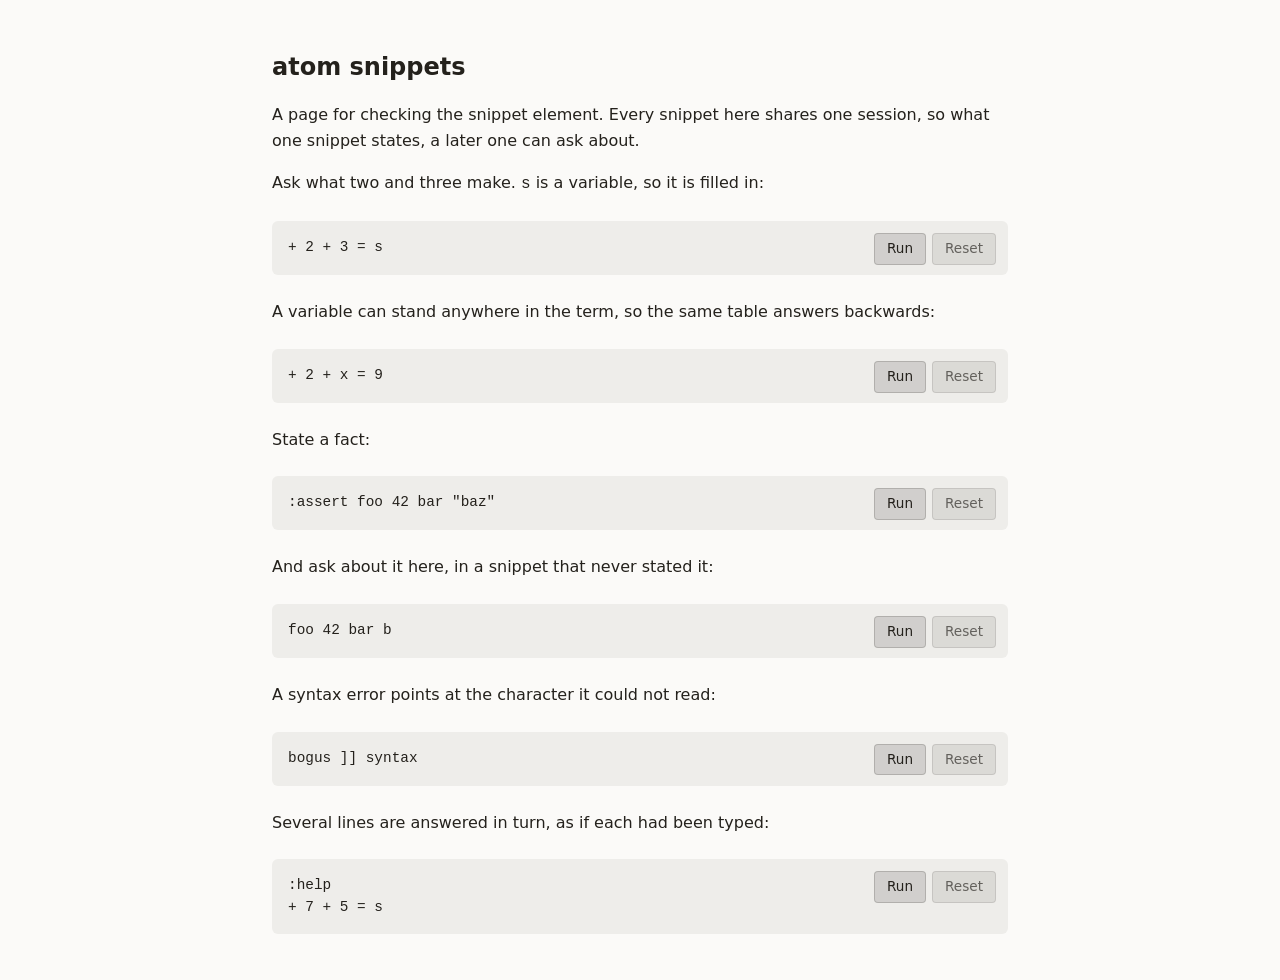
<file: web/index.html>
<!doctype html>
<meta charset="utf-8">
<meta name="viewport" content="width=device-width, initial-scale=1">
<title>atom snippets</title>
<style>
    body {
        max-width: 46em;
        margin: 3em auto;
        padding: 0 1.2em;
        font: 16px/1.6 system-ui, sans-serif;
        color: #24211c;
        background: #fbfaf8;
    }
    @media (prefers-color-scheme: dark) {
        body { color: #e6e2da; background: #161513; }
    }
    code { font-family: ui-monospace, SFMono-Regular, Menlo, Consolas, monospace; }
    h1 { font-size: 1.5em; }
</style>

<h1>atom snippets</h1>

<p>
    A page for checking the snippet element. Every snippet here shares one session,
    so what one snippet states, a later one can ask about.
</p>

<p>Ask what two and three make. <code>s</code> is a variable, so it is filled in:</p>
<atom-snippet>+ 2 + 3 = s</atom-snippet>

<p>A variable can stand anywhere in the term, so the same table answers backwards:</p>
<atom-snippet>+ 2 + x = 9</atom-snippet>

<p>State a fact:</p>
<atom-snippet>:assert foo 42 bar "baz"</atom-snippet>

<p>And ask about it here, in a snippet that never stated it:</p>
<atom-snippet>foo 42 bar b</atom-snippet>

<p>A syntax error points at the character it could not read:</p>
<atom-snippet>bogus ]] syntax</atom-snippet>

<p>Several lines are answered in turn, as if each had been typed:</p>
<atom-snippet>:help
+ 7 + 5 = s</atom-snippet>

<script type="module" src="./atom-snippet.js"></script>
</file>
